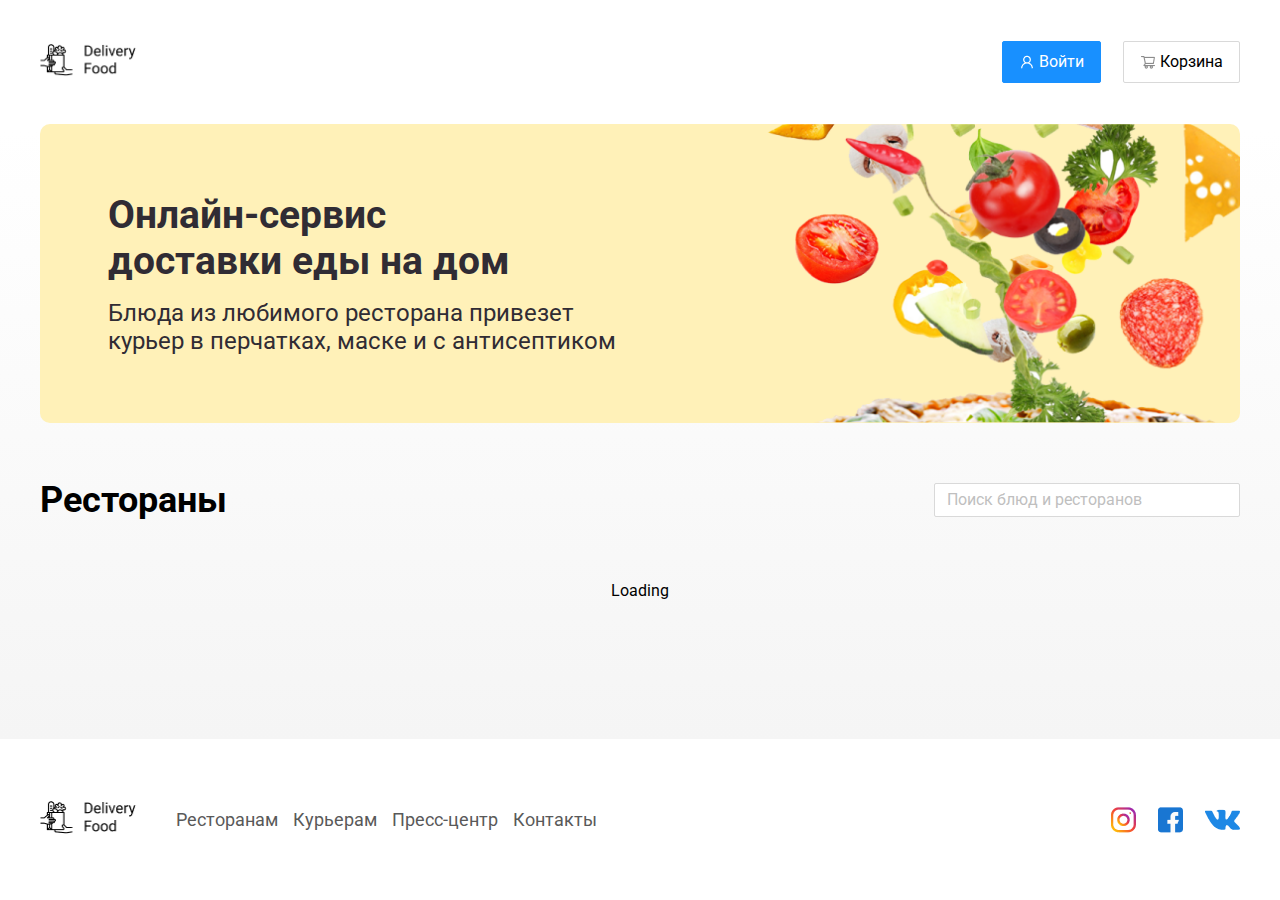
<file: index.html>
<!DOCTYPE html>
<html lang="en">
<head>
    <meta charset="UTF-8">
    <meta name="viewport" content="width=device-width, initial-scale=1.0">
    <link rel="preconnect" href="https://fonts.googleapis.com">
    <link rel="preconnect" href="https://fonts.gstatic.com" crossorigin>
    <link href="https://fonts.googleapis.com/css2?family=Roboto:wght@400;700&display=swap" rel="stylesheet">
    <link rel="stylesheet" href="css/style.css">
    <script src="script/index.js" defer></script>
    <title>Delivery Food</title>
</head>
<body>
    <div class="page-wrapper">
        <header class="header">
            <div class="container">
                <div class="header-box">
                    <a href="index.html" class="header-logo logo">
                        <img class="img-logo" src="icons/logo.png" alt="logo">
                    </a>
                    <div class="header-controls">
                        <button class="btn btn-primary">
                            <img src="icons/user.png" alt="user">
                            Войти
                        </button>
                        <button class="btn btn-outline" id="cart-button">
                            <img src="icons/shopping-cart.png"
                            alt="shopping-cart">
                            Корзина
                        </button>
                    </div>
                </div>
            </div>
        </header>
    
        <main class="main">
            <section class="banner">
                <div class="container">
                    <div class="banner-item">
                        <h1 class="banner-item__title">
                            Онлайн-сервис <br> доставки еды на дом
                        </h1>
                        <p class="banner-item__text">
                            Блюда из любимого ресторана привезет курьер в перчатках, маске и с антисептиком
                        </p>
                    </div>
                </div>
            </section>

            <section class="products">
                <div class="container">
                    <div class="products-header">
                        <h2 class="products-header__title">
                            Рестораны
                        </h2>
                        <input type="text" placeholder="Поиск блюд и ресторанов" class="products-header__search">
                    </div>

                    <div class="products-wrapper" id="rests-container">
                        <!-- FIRST CARD -->
                        <a href="goods.html" class="products-card">
                            <div class="products-card__img">
                                <img src="img/rests/image.jpg" alt="">
                            </div>
                            <div class="products-card__desc">
                                <div class="products-card__desc-row">
                                    <p class="desc-text">Пицца плюс</p>
                                     <div class="products-card__desc-bage">50 мин</div>   
                                </div>
                                <div class="products-card__desc-row">
                                      <div class="products-card__desc-info">
                                        <div class="products-card__desc-info__raiting">
                                            <img src="icons/Vector.svg" alt="rate">
                                            4.5
                                        </div>
                                        <div class="products-card__desc-info__price">
                                            От 900 ₽
                                        </div>
                                        <div class="products-card__desc-info__group">
                                            Пицца 
                                        </div>
                                      </div> 
                                </div>  
                            </div>
                        </a>
                        <!-- SECOND CARD -->
                        <a href="goods.html" class="products-card">
                            <div class="products-card__img">
                                <img src="img/rests/image-1.jpg" alt="">
                            </div>
                            <div class="products-card__desc">
                                <div class="products-card__desc-row">
                                    <p class="desc-text">Жадина-пицца</p>
                                     <div class="products-card__desc-bage">50 мин</div>   
                                </div>
                                <div class="products-card__desc-row">
                                    <div class="products-card__desc-info">
                                      <div class="products-card__desc-info__raiting">
                                          <img src="icons/Vector.svg" alt="rate">
                                          4.5
                                      </div>
                                      <div class="products-card__desc-info__price">
                                          От 900 ₽
                                      </div>
                                      <div class="products-card__desc-info__group">
                                          Пицца 
                                      </div>
                                    </div> 
                              </div>   
                            </div>
                        </a>
                        <!-- THIRD CARD -->
                        <a href="goods.html" class="products-card">
                            <div class="products-card__img">
                                <img src="img/rests/image-2.jpg" alt="">
                            </div>
                            <div class="products-card__desc">
                                <div class="products-card__desc-row">
                                    <p class="desc-text">Тануки </p>
                                     <div class="products-card__desc-bage">50 мин</div>   
                                </div> 
                                <div class="products-card__desc-row">
                                    <div class="products-card__desc-info">
                                      <div class="products-card__desc-info__raiting">
                                          <img src="icons/Vector.svg" alt="rate">
                                          4.5
                                      </div>
                                      <div class="products-card__desc-info__price">
                                          От 900 ₽
                                      </div>
                                      <div class="products-card__desc-info__group">
                                          Пицца 
                                      </div>
                                    </div> 
                              </div>   
                            </div>
                        </a>
                        <!-- FOURTH CARD -->
                        <a href="goods.html" class="products-card">
                            <div class="products-card__img">
                                <img src="img/rests/image-3.jpg" alt="">
                            </div>
                            <div class="products-card__desc">
                                <div class="products-card__desc-row">
                                    <p class="desc-text">Точка еды</p>
                                     <div class="products-card__desc-bage">50 мин</div>   
                                </div> 
                                <div class="products-card__desc-row">
                                    <div class="products-card__desc-info">
                                      <div class="products-card__desc-info__raiting">
                                          <img src="icons/Vector.svg" alt="rate">
                                          4.5
                                      </div>
                                      <div class="products-card__desc-info__price">
                                          От 900 ₽
                                      </div>
                                      <div class="products-card__desc-info__group">
                                          Пицца 
                                      </div>
                                    </div> 
                              </div>   
                            </div>
                        </a>
                        <!-- FIFTH CARD -->
                        <a href="goods.html" class="products-card">
                            <div class="products-card__img">
                                <img src="img/rests/image-4.jpg" alt="">
                            </div>
                            <div class="products-card__desc">
                                <div class="products-card__desc-row">
                                    <p class="desc-text">FoodBand</p>
                                    <div class="products-card__desc-bage">50 мин</div>   
                                </div>
                                <div class="products-card__desc-row">
                                    <div class="products-card__desc-info">
                                      <div class="products-card__desc-info__raiting">
                                          <img src="icons/Vector.svg" alt="rate">
                                          4.5
                                      </div>
                                      <div class="products-card__desc-info__price">
                                          От 900 ₽
                                      </div>
                                      <div class="products-card__desc-info__group">
                                          Пицца 
                                      </div>
                                    </div> 
                              </div>    
                            </div>
                        </a>
                        <!-- SIHTH CARD -->
                        <a href="goods.html" class="products-card">
                            <div class="products-card__img">
                                <img src="img/rests/image-5.jpg" alt="">
                            </div>
                            <div class="products-card__desc">
                                <div class="products-card__desc-row">
                                    <p class="desc-text">PizzaBurger</p>
                                    <div class="products-card__desc-bage">50 мин</div>   
                                </div> 
                                <div class="products-card__desc-row">
                                    <div class="products-card__desc-info">
                                      <div class="products-card__desc-info__raiting">
                                          <img src="icons/Vector.svg" alt="rate">
                                          4.5
                                      </div>
                                      <div class="products-card__desc-info__price">
                                          От 900 ₽
                                      </div>
                                      <div class="products-card__desc-info__group">
                                          Пицца 
                                      </div>
                                    </div> 
                              </div>   
                            </div>
                        </a>
                    </div>
                </div>    
            </section>    
        </main>

        <!-- MODAL WINDOW -->
        <div class="cart-modal__overlay">
            <div class="cart-modal">
                <div class="cart-modal__header">
                    <h2 class="cart-modal__header__title">Корзина</h2>
                        <span class="cart-modal__header__close">
                            <img src="icons/close.svg" alt="close">
                        </span>
                </div>
                <!-- CARDS ITEM -->
                <div class="cart-modal__body">
                    <div class="cart-item">
                        <p class="cart-item__title">Ролл угорь стандарт</p>
                        <!-- PRICE, TWO BUTTONS(+,-), AMOUNT -->
                        <div class="cart-item__control">
                            <div class="cart-item__control__price">250 ₽</div>
                            <!--MINUS/PLUS  BUTTON -->
                            <button class="btn btn-outline">-</button>
                            <!--COUNT  BUTTON -->
                            <div class="cart-item__control__count">1</div>
                            <!--PLUS  BUTTON -->
                            <button class="btn btn-outline">+</button>
                        </div>
                    </div>

                    <div class="cart-item">
                        <p class="cart-item__title">Ролл угорь стандарт</p>
                        <!-- PRICE, TWO BUTTONS(+,-), AMOUNT -->
                        <div class="cart-item__control">
                            <div class="cart-item__control__price">250 ₽</div>
                            <!--MINUS/PLUS  BUTTON -->
                            <button class="btn btn-outline">-</button>
                            <!--COUNT  BUTTON -->
                            <div class="cart-item__control__count">1</div>
                            <!--PLUS  BUTTON -->
                            <button class="btn btn-outline">+</button>
                        </div>
                    </div>

                    <div class="cart-item">
                        <p class="cart-item__title">Ролл угорь стандарт</p>
                        <!-- PRICE, TWO BUTTONS(+,-), AMOUNT -->
                        <div class="cart-item__control">
                            <div class="cart-item__control__price">250 ₽</div>
                            <!--MINUS/PLUS  BUTTON -->
                            <button class="btn btn-outline">-</button>
                            <!--COUNT  BUTTON -->
                            <div class="cart-item__control__count">1</div>
                            <!--PLUS  BUTTON -->
                            <button class="btn btn-outline">+</button>
                        </div>
                    </div>
                </div>
                <!-- MOADAL FOOTER -->
                <div class="cart-modal__footer">
                    <div class="cart-modal__footer__price">
                        1250 ₽
                    </div>
                    <div class="cart-modal__footer__control">
                        <button class="btn btn-primary">
                            Оформить заказ
                        </button>
                        <button class="btn btn-outline">
                            Отмена
                        </button>
                    </div>
                </div>
            </div>
        </div>
    
        <footer class="footer">
            <div class="container">
                <div class="footer-box">
                    <a href="index.html" class="footer-logo logo">
                        <img class="img-logo" src="icons/logo.png" alt="logo">
                    </a>
                    <div class="footer-nav">
                        <ul>
                            <li>Ресторанам </li>
                            <li>Курьерам</li>
                            <li>Пресс-центр</li>
                            <li>Контакты</li>
                        </ul>
                    </div>
                    <div class="footer-social">
                        <img src="icons/instagram.png" alt="inst">
                        <img src="icons/facebook.png" alt="fb">
                        <img src="icons/vk.png" alt="vk">
                    </div>
                </div>
            </div>
        </footer>
    </div>
</body>
</html>
</file>
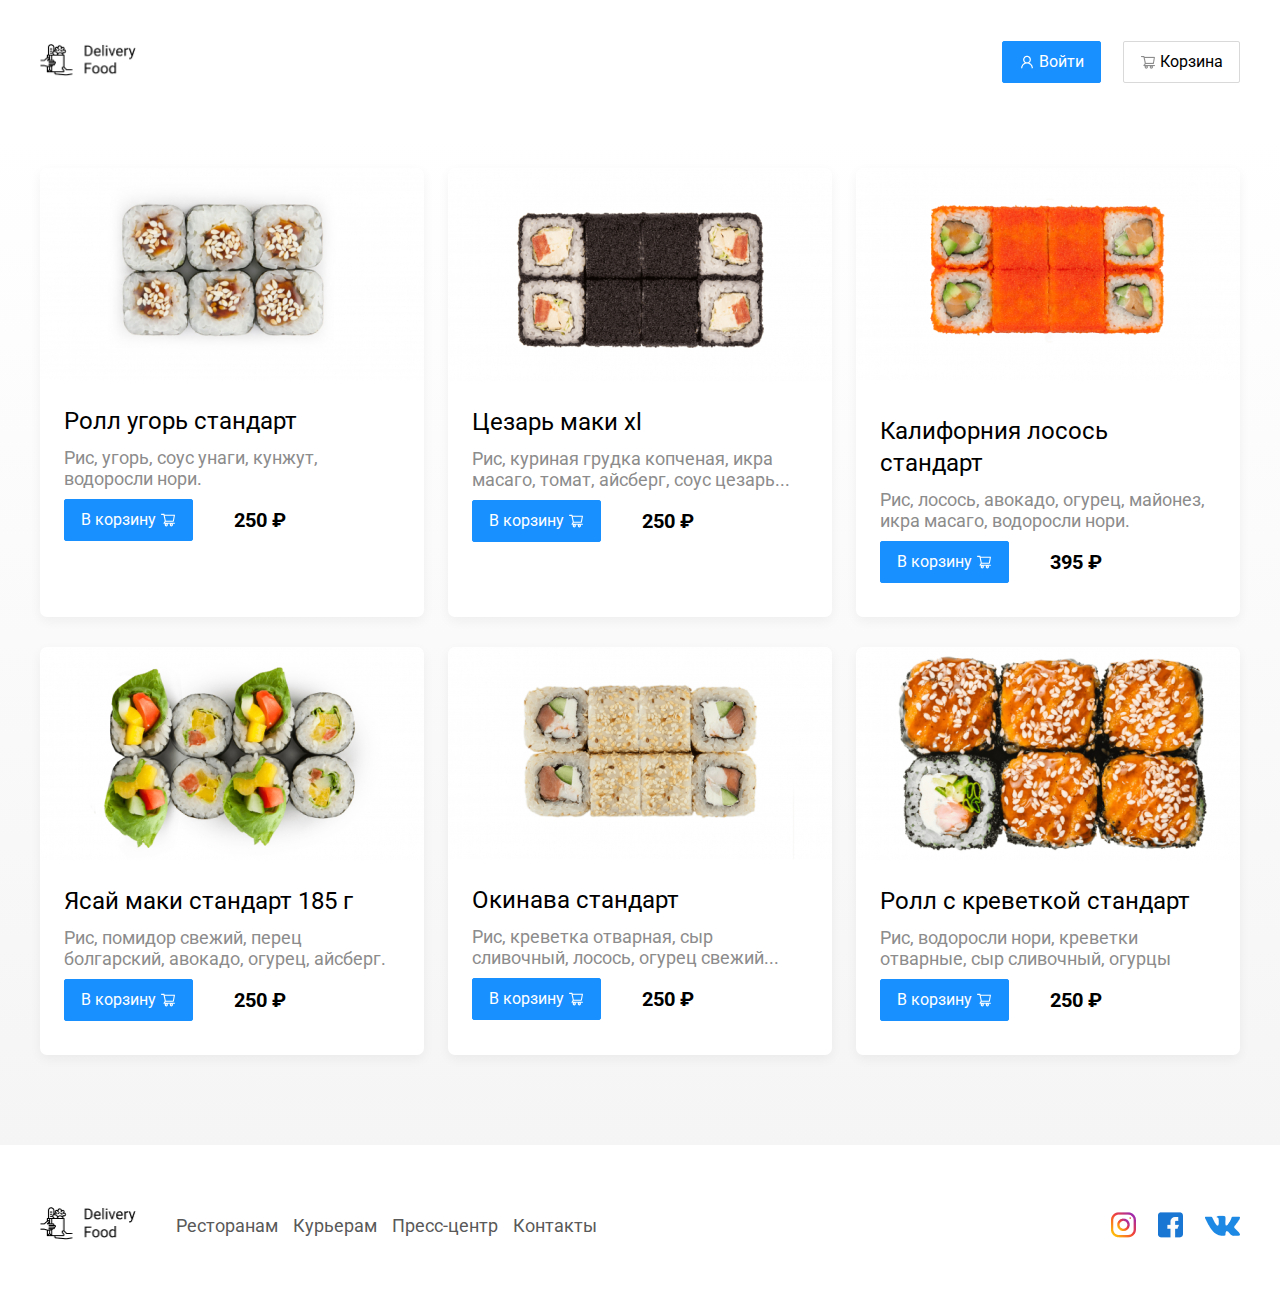
<file: goods.html>
<!DOCTYPE html>
<html lang="en">
<head>
    <meta charset="UTF-8">
    <meta name="viewport" content="width=device-width, initial-scale=1.0">
    <link rel="preconnect" href="https://fonts.googleapis.com">
    <link rel="preconnect" href="https://fonts.gstatic.com" crossorigin>
    <link href="https://fonts.googleapis.com/css2?family=Roboto:wght@400;700&display=swap" rel="stylesheet">
    <link rel="stylesheet" href="css/style.css">
    <script src="script/index.js" defer></script>
    <title>Delivery Food</title>
</head>
<body>
    <div class="page-wrapper">
        <header class="header">
            <div class="container">
                <div class="header-box">
                    <a href="index.html" class="header-logo logo">
                        <img class="img-logo" src="icons/logo.png" alt="logo">
                    </a>
                    <div class="header-controls">
                        <button class="btn btn-primary">
                            <img src="icons/user.png" alt="user">
                            Войти
                        </button>
                        <button class="btn btn-outline">
                            <img src="icons/shopping-cart.png"
                            alt="shopping-cart">
                            Корзина
                        </button>
                    </div>
                </div>
            </div>
        </header>
    
        <main class="main">

            <section class="products">
                <div class="container">

                <div class="products-wrapper">
                    <!-- FIRST CARD -->
                    <div class="products-card">
                        <div class="products-card__img">
                            <img src="img/goods/image.png" alt="">
                        </div>
                        <div class="products-card__desc">
                            <div class="products-card__desc-row">
                                <p class="products-card__desc-name">Ролл угорь стандарт</p>
                            </div>
                            <div class="products-card__desc-row">
                                <p class="products-card__desc-goodstext">
                                    Рис, угорь, соус унаги, кунжут, водоросли нори.
                                </p>   
                            </div>
                            <div class="products-card__desc-row">
                                <div class="products-card__desc-control">
                                    <button class="btn btn-primary">
                                        В корзину
                                        <img src="icons/shopping-cart.svg" alt="cart">
                                    </button>

                                    <span class="products-card__desc-control__price">250 ₽</span>
                                </div>   
                            </div>
                        </div>
                    </div>
                    <!-- SECOND CARD -->
                    <div class="products-card">
                        <div class="products-card__img">
                            <img src="img/goods/image-1.png" alt="">
                        </div>
                        <div class="products-card__desc">
                            <div class="products-card__desc-row">
                                <p class="products-card__desc-name">Цезарь маки хl</p>
                            </div>
                            <div class="products-card__desc-row">
                                <p class="products-card__desc-goodstext">
                                    Рис, куриная грудка копченая, икра масаго, томат, айсберг, соус цезарь...
                                </p>   
                            </div>
                            <div class="products-card__desc-row">
                                <div class="products-card__desc-control">
                                    <button class="btn btn-primary">
                                        В корзину
                                        <img src="icons/shopping-cart.svg" alt="cart">
                                    </button>

                                    <span class="products-card__desc-control__price">250 ₽</span>
                                </div>   
                            </div>
                        </div>   
                    </div>
                    <!-- THIRD CARD -->
                    <div class="products-card">
                        <div class="products-card__img">
                            <img src="img/goods/image-2.png" alt="">
                        </div>
                        <div class="products-card__desc"> 
                            <div class="products-card__desc-row">       
                        </div>
                          <div class="products-card__desc-row">
                            <p class="products-card__desc-name">Калифорния лосось стандарт</p>
                        </div>
                        <div class="products-card__desc-row">
                            <p class="products-card__desc-goodstext">
                                Рис, лосось, авокадо, огурец, майонез, икра масаго, водоросли нори.
                            </p>   
                        </div>
                        <div class="products-card__desc-row">
                            <div class="products-card__desc-control">
                                <button class="btn btn-primary">
                                    В корзину
                                    <img src="icons/shopping-cart.svg" alt="cart">
                                </button>

                                <span class="products-card__desc-control__price">395 ₽</span>
                            </div>   
                        </div>   
                        </div>
                    </div>
                    <!-- FOURTH CARD -->
                    <div class="products-card">
                        <div class="products-card__img">
                            <img src="img/goods/image-3.png" alt="">
                        </div>
                        <div class="products-card__desc"> 
                            <div class="products-card__desc-row">
                                <p class="products-card__desc-name">Ясай маки стандарт 185 г</p>
                            </div>
                            <div class="products-card__desc-row">
                                <p class="products-card__desc-goodstext">
                                    Рис, помидор свежий, перец болгарский, авокадо, огурец, айсберг.
                                </p>   
                            </div>
                            <div class="products-card__desc-row">
                                <div class="products-card__desc-control">
                                    <button class="btn btn-primary">
                                        В корзину
                                        <img src="icons/shopping-cart.svg" alt="cart">
                                    </button>

                                    <span class="products-card__desc-control__price">250 ₽</span>
                                </div>   
                            </div>  
                        </div>
                    </div>
                    <!-- FIFTH CARD -->
                    <div class="products-card">
                        <div class="products-card__img">
                            <img src="img/goods/image-4.png" alt="">
                        </div>
                        <div class="products-card__desc">
                            <div class="products-card__desc-row">
                                <p class="products-card__desc-name">Окинава стандарт</p>
                            </div>
                            <div class="products-card__desc-row">
                                <p class="products-card__desc-goodstext">
                                    Рис, креветка отварная, сыр сливочный, лосось, огурец свежий...
                                </p>   
                            </div>
                            <div class="products-card__desc-row">
                                <div class="products-card__desc-control">
                                    <button class="btn btn-primary">
                                        В корзину
                                        <img src="icons/shopping-cart.svg" alt="cart">
                                    </button>

                                    <span class="products-card__desc-control__price">250 ₽</span>
                                </div>   
                            </div>    
                        </div>
                    </div>
                    <!-- SIHTH CARD -->
                    <div class="products-card">
                        <div class="products-card__img">
                            <img src="img/goods/image-5.png" alt="">
                        </div>
                        <div class="products-card__desc"> 
                            <div class="products-card__desc-row">
                                <p class="products-card__desc-name">Ролл с креветкой стандарт</p>
                            </div>
                            <div class="products-card__desc-row">
                                <p class="products-card__desc-goodstext">
                                    Рис, водоросли нори, креветки отварные, сыр сливочный, огурцы
                                </p>   
                            </div>
                            <div class="products-card__desc-row">
                                <div class="products-card__desc-control">
                                    <button class="btn btn-primary">
                                        В корзину
                                        <img src="icons/shopping-cart.svg" alt="cart">
                                    </button>

                                    <span class="products-card__desc-control__price">250 ₽</span>
                                </div>   
                            </div>
                    </div>
                </div>
            </section>    
        </main>

        <div class="cart-modal__overlay">
            <div class="cart-modal">
                <div class="cart-modal__header">
                    <h2 class="cart-modal__header__title">Корзина</h2>
                        <span class="cart-modal__header__close">
                            <img src="icons/close.svg" alt="close">
                        </span>
                </div>
                <!-- CARDS ITEM -->
                <div class="cart-modal__body">
                    <div class="cart-item">
                        <p class="cart-item__title">Ролл угорь стандарт</p>
                        <!-- PRICE, TWO BUTTONS(+,-), AMOUNT -->
                        <div class="cart-item__control">
                            <div class="cart-item__control__price">250 ₽</div>
                            <!--MINUS/PLUS  BUTTON -->
                            <button class="btn btn-outline">-</button>
                            <!--COUNT  BUTTON -->
                            <div class="cart-item__control__count">1</div>
                            <!--PLUS  BUTTON -->
                            <button class="btn btn-outline">+</button>
                        </div>
                    </div>

                    <div class="cart-item">
                        <p class="cart-item__title">Ролл угорь стандарт</p>
                        <!-- PRICE, TWO BUTTONS(+,-), AMOUNT -->
                        <div class="cart-item__control">
                            <div class="cart-item__control__price">250 ₽</div>
                            <!--MINUS/PLUS  BUTTON -->
                            <button class="btn btn-outline">-</button>
                            <!--COUNT  BUTTON -->
                            <div class="cart-item__control__count">1</div>
                            <!--PLUS  BUTTON -->
                            <button class="btn btn-outline">+</button>
                        </div>
                    </div>

                    <div class="cart-item">
                        <p class="cart-item__title">Ролл угорь стандарт</p>
                        <!-- PRICE, TWO BUTTONS(+,-), AMOUNT -->
                        <div class="cart-item__control">
                            <div class="cart-item__control__price">250 ₽</div>
                            <!--MINUS/PLUS  BUTTON -->
                            <button class="btn btn-outline id="cart-button"">-</button>
                            <!--COUNT  BUTTON -->
                            <div class="cart-item__control__count">1</div>
                            <!--PLUS  BUTTON -->
                            <button class="btn btn-outline">+</button>
                        </div>
                    </div>
                </div>
                <!-- MOADAL FOOTER -->
                <div class="cart-modal__footer">
                    <div class="cart-modal__footer__price">
                        1250 ₽
                    </div>
                    <div class="cart-modal__footer__control">
                        <button class="btn btn-primary">
                            Оформить заказ
                        </button>
                        <button class="btn btn-outline">
                            Отмена
                        </button>
                    </div>
                </div>
            </div>
        </div>
    
        <footer class="footer">
            <div class="container">
                <div class="footer-box">
                    <a href="index.html" class="header-logo logo">
                        <img class="img-logo" src="icons/logo.png" alt="logo">
                    </a>
                    <div class="footer-nav">
                        <ul>
                            <li>Ресторанам </li>
                            <li>Курьерам</li>
                            <li>Пресс-центр</li>
                            <li>Контакты</li>
                        </ul>
                    </div>
                    <div class="footer-social">
                        <img src="icons/instagram.png" alt="inst">
                        <img src="icons/facebook.png" alt="fb">
                        <img src="icons/vk.png" alt="vk">
                    </div>
                </div>
            </div>
        </footer>
    </div>
</body>
</html>
</file>
<file: css/style.css>
* {
    box-sizing: border-box;
    font-family: "Roboto";
}

body {
    margin: 0;
    padding: 0;
}

/* common styles for element in main tag */
main {
    flex-grow: 1;
    background: linear-gradient(180deg, rgba(245, 245, 245, 0.00) 1.04%, #F5F5F5 100%);
}

.page-wrapper {
    display: flex;
    flex-direction: column;
    min-height: 100vh;
}

.container {
    width: 100%;
    max-width: 1230px;
    height: 100%;
    margin: 0 auto;
    padding: 0px 15px 0px 15px;
}

/* HEADER */
.btn {
    display: flex;
    padding: 8px 16px;
    align-items: center;
    gap: 4px;
    outline: none;
    cursor: pointer;
}
.btn-primary {
    border-radius: 2px;
    background: #1890FF;
    border: 1px solid #1890FF;
    font-size: 16px;
    font-weight: 400;
    line-height: 24px;
    color: #fff;
}
.btn-outline {
    border-radius: 2px;
    border: 1px solid #D9D9D9;
    background: #FFF;
    box-shadow: 0px 0px 2px 0px rgba(0, 0, 0, 0.00);
    font-size: 16px;
    font-weight: 400;
    line-height: 24px;
}

.logo {
    max-width: 100%;
}
.logo img{
    max-width: 100px;
}

.header {
    display: flex;
    align-items: center;
    min-height: 124px;
}
.header-box {
    height: 100%;
    display: flex;
    align-items: center;
    justify-content: space-between;    
}
.header-controls {
    display: flex;
    align-items: center;
    justify-content: flex-end;
    gap: 10px;
}

/* BANNER */
.banner {
    margin-bottom: 56px;
}
.banner-item {
    background-image: url(../img/banner-img.png);
    background-repeat: no-repeat;
    background-size: contain;
    background-position: center right;
    padding: 68px;
    border-radius: 10px;
    background-color: #FFF1B8;
}
.banner-item__title {
    max-width: 50%;
    color: #302C34;
    font-size: 39px;
    font-weight: 700;
    margin-top: 0;
    margin-bottom: 15px;
}
.banner-item__text {
    max-width: 50%;
    color: #302C34;
    font-size: 24px;
    font-weight: 400;
    padding: 0;
    margin: 0;
}

/* PRODUCTS */
.products-header {
    display: flex;
    justify-content: space-between;
    align-items: center;
    flex-wrap: wrap;
    gap: 24px;
}

.products-header__title {
    color: #000;
    font-size: 36px;
    font-weight: 700;
    margin: 0;
}

.products-header__search {
    display: flex;
    justify-content: center;
    align-items: center;
    min-width: 306px;
    height: 34px;
    border-radius: 2px;
    border: 1px solid #D9D9D9;
    background: #fff;
    padding: 5px 12px;  
}

.products-header__search:focus {
    outline: none;
    border: 1px solid #D9D9D9;
}
.products-header__search::placeholder {
    color: #BFBFBF;
    font-size: 16px;
    font-weight: 400;
    line-height: 24px;
}

.products-wrapper {
    display: flex;
    flex-wrap: wrap;
    row-gap: 30px;
    column-gap: 24px;
    margin-top: 44px;
    margin-bottom: 90px;
}
.products-card {
    width: calc((100% - 48px) / 3);
    border-radius: 7px;
    background: #FFF;
    box-shadow: 0px 4px 12px 0px rgba(0, 0, 0, 0.05);
    overflow: hidden;
    text-decoration: none;
}
.products-card__desc {
    padding: 20px 24px 34px 24px;    
}
.products-card__desc-info__raiting {
    color: #FFC107;
    font-size: 18px;
    font-weight: 700;
    line-height: 32px;
}
.products-card__desc-info__price {
    color: #8C8C8C;
    font-size: 18px;
    font-weight: 400;
    line-height: 32px;
}
.products-card__desc-info__group {
    color: #8C8C8C;
    font-size: 18px;
    font-weight: 400;
    line-height: 32px;
    position: relative;
}
.products-card__desc-info__group::before {
    content: "";
    display: block;
    width: 5px;
    height: 5px;
    background: #8C8C8C;
    border-radius: 50%;
    position: absolute;
    top: 13px;
    left: -14px;
}
.products-card__desc-row {
    display: flex;
    align-items: center;
    justify-content: space-between;
}
.products-card__desc-row:not(:last-child) {
    margin-bottom: 10px;
}
.desc-text {
    color: #000;
    font-size: 24px;
    font-weight: 700;
    line-height: 32px;
    margin: 0;
}
.products-card__desc-bage {
    display: flex;
    padding: 1px 8px;
    align-items: center;
    gap: 10px;
    border-radius: 2px;
    background: #262626;
    color: #FFF;
    font-size: 12px;
    font-weight: 400;
    line-height: 20px;
}
.products-card__desc-info {
    display: flex;
    justify-content: flex-start;
    align-items: center;
    flex-wrap: wrap;
    row-gap: 25px;
    column-gap: 25px;
}
.products-card__img {
    width: 100%;
}
.products-card__img img {
    width: 100%;
}

/* FOOTER */
.footer {
    display: flex;
    align-items: center;
    min-height: 156px; 
    padding: 60px 0px;   
}
.footer-nav{
    flex-grow: 1;
}
.footer-box {
    height: 100%;
    display: flex;
    flex-wrap: wrap;
    align-items: center;
    justify-content: space-between;
    gap: 36px;
}

.footer-nav ul {
    display: flex;
    flex-wrap: wrap;
    align-items: center;
    list-style: none;
    padding: 0;
    margin: 0;
    gap: 15px;   
}
.footer-nav ul li {
    color: #595959;
    font-size: 18px;
    font-weight: 400;
}

.footer-social {
    display: flex;
    justify-content: flex-end;
    align-items: center;
    gap: 21px;
}

/* MOADAL WINDOW */
.cart-modal__overlay {
    display: none;
    position: fixed;
    top: 0;
    right: 0;
    bottom: 0;
    left: 0;
    background: rgba(0, 0, 0, 0.40);
    justify-content: center;
    align-items: center;
}
.cart-modal__overlay.open {
    display: flex;
}
.cart-modal {
    width: 100%;
    max-width: 780px;
    padding: 40px 45px;
    border-radius: 5px;
    background: #fff;
}
.cart-modal__header {
    display: flex;
    justify-content: space-between;
    align-items: center;
    margin-bottom: 48px;
}
.cart-modal__header__title {
    color: #000;
    font-size: 36px;
    font-weight: 700;
    margin: 0;
}
.cart-modal__header__close {
    cursor: pointer;
}
.cart-modal__body {
    margin-bottom: 50px;
}
.cart-modal__footer {
    display: flex;
    justify-content: space-between;
    align-items: center;
    flex-wrap: wrap;
    gap: 10px;
}
.cart-modal__footer__price {
    padding: 15px 20px;
    align-items: center;
    border-radius: 5px;
    background: #262626;
    color: #FAFAFA;
    font-size: 20px;
    font-weight: 700;
}
.cart-modal__footer__control {
    display: flex;
    align-items: center;
    gap: 10px;
}

/* MODAL ITEMS */
.cart-item {
    display: flex;
    justify-content: space-between;
    align-items: center;
    flex-wrap: wrap;
    gap: 10px;
}

.cart-item:not(:last-child) {
    padding-bottom: 10px;
    margin-bottom: 10px;
    border-bottom: 1px solid #D9D9D9;
}

.cart-item__title {
    color: #000;
    font-size: 18px;
    font-weight: 400;
    line-height: 32px;
    margin: 0;
}
.cart-item__control {
    display: flex;
    align-items: center;
}
.cart-item__control button {
    border-radius: 2px;
    border: 1px solid #40A9FF;
    background: #FFF;
}
.cart-item__control__price {
    color: #000;
    font-size: 20px;
    font-weight: 700;
    line-height: 32px;
    margin-right: 47px;
}
.btn {
    margin-right: 12px;
}

.btn-outline:last-child {
    margin-right: 0px;
}
.cart-item__control__count {
    margin-right: 12px;
}


/* MEDIA QUERIES */
@media (max-width: 991px) {
    .banner-item__title {
        max-width: 100%;
    }

    .banner-item {
        background-image: none;
    }

    .banner-item__text {
        max-width: 100%;
    }

    .footer-nav ul {
        display: flex;
        flex-direction: column;
    }

    .products-card {
        width: calc((100% - 24px) / 2);
    }
}

@media (max-width: 576px) {
    .products-card {
        width: 100%;
    }
}

/* ------SECOND PAGE(goods)----- */
.products-card img{
    
}
.products-card__desc {
}
.products-card__desc-row {
    
}
.products-card__desc-name {
    color: #000;
    font-size: 24px;
    font-weight: 400;
    line-height: 32px;
    margin: 0;
}
.products-card__desc-goodstext {
    color: #8C8C8C;
    font-size: 18px;
    font-weight: 400;
    margin: 0;
}
.products-card__desc-control {
    display: flex;
    justify-content: flex-start;
    align-items: center;
    flex-wrap: wrap;
    row-gap: 10px;
    column-gap: 29px;
}
.btn {
}
.btn-primary {
}
.products-card__desc-control__price {
    color: #000;
    font-size: 20px;
    font-weight: 700;
    line-height: 32px;
}
</file>
